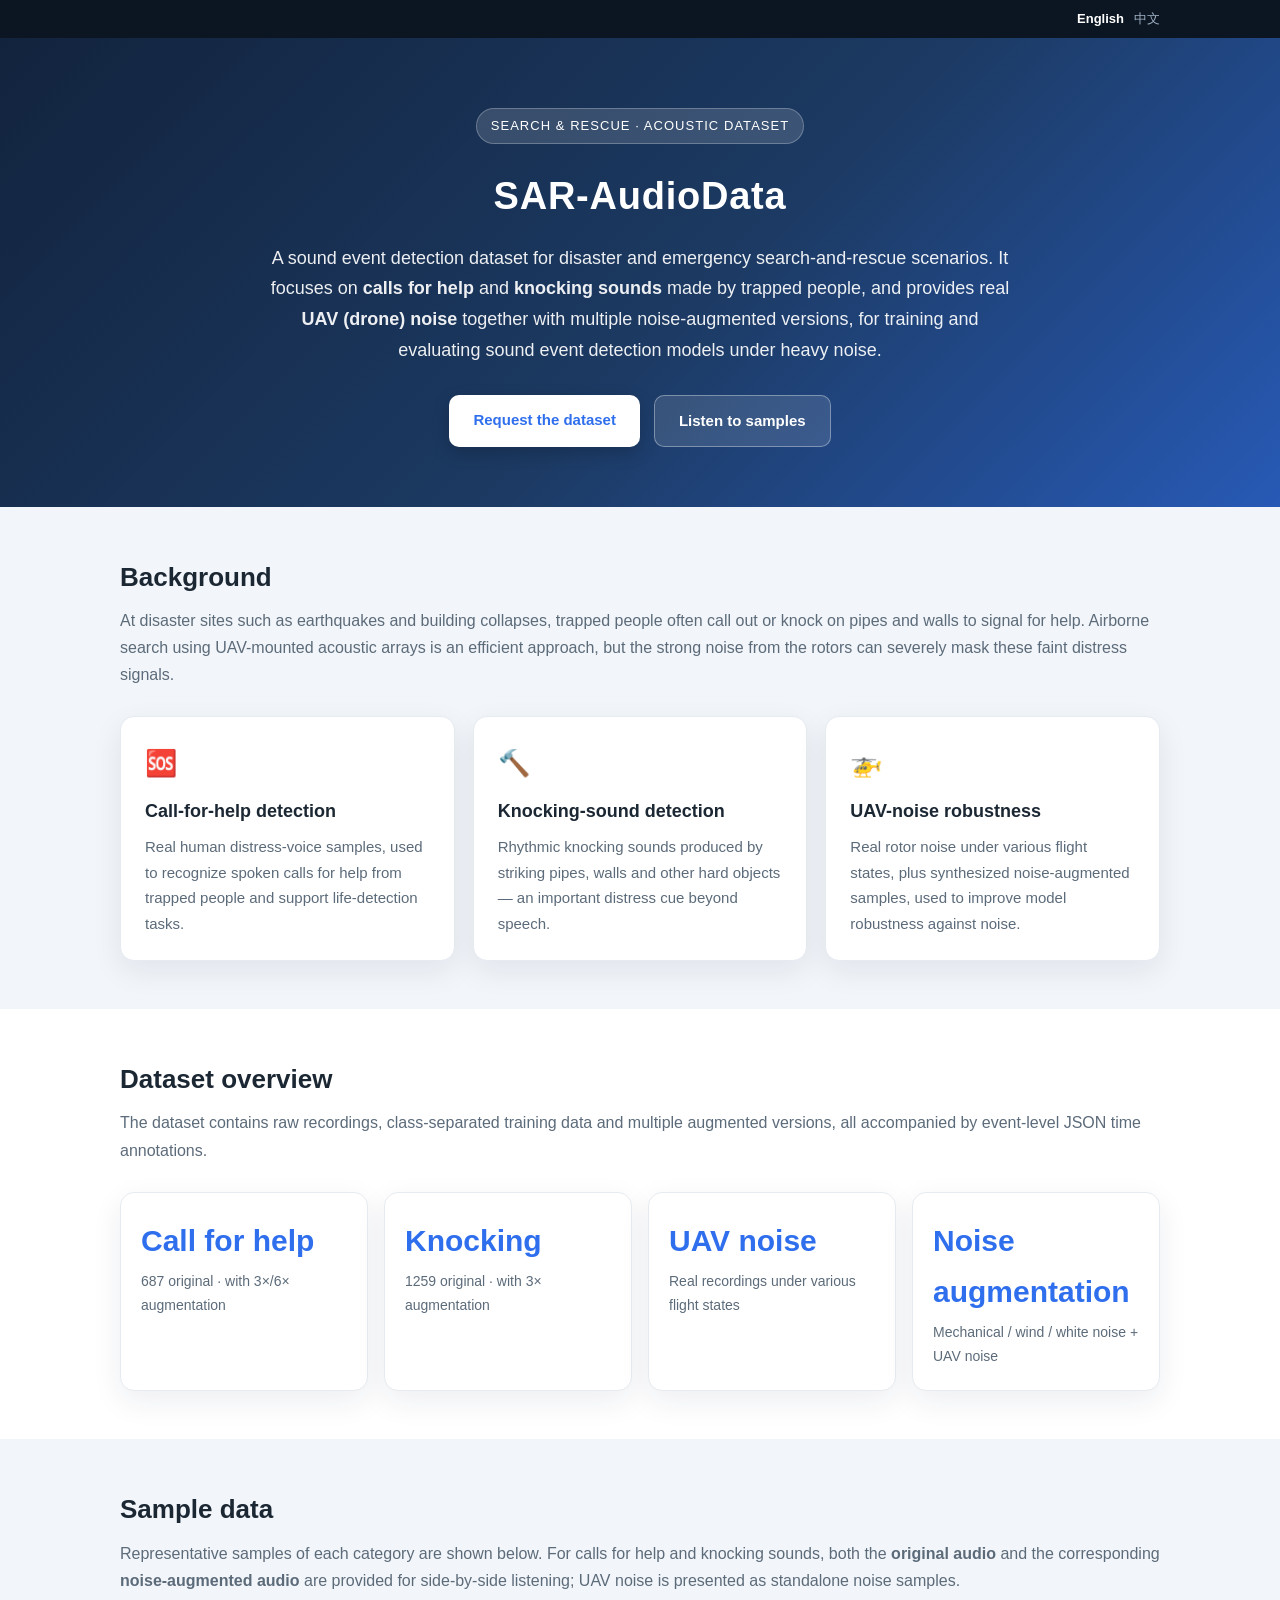
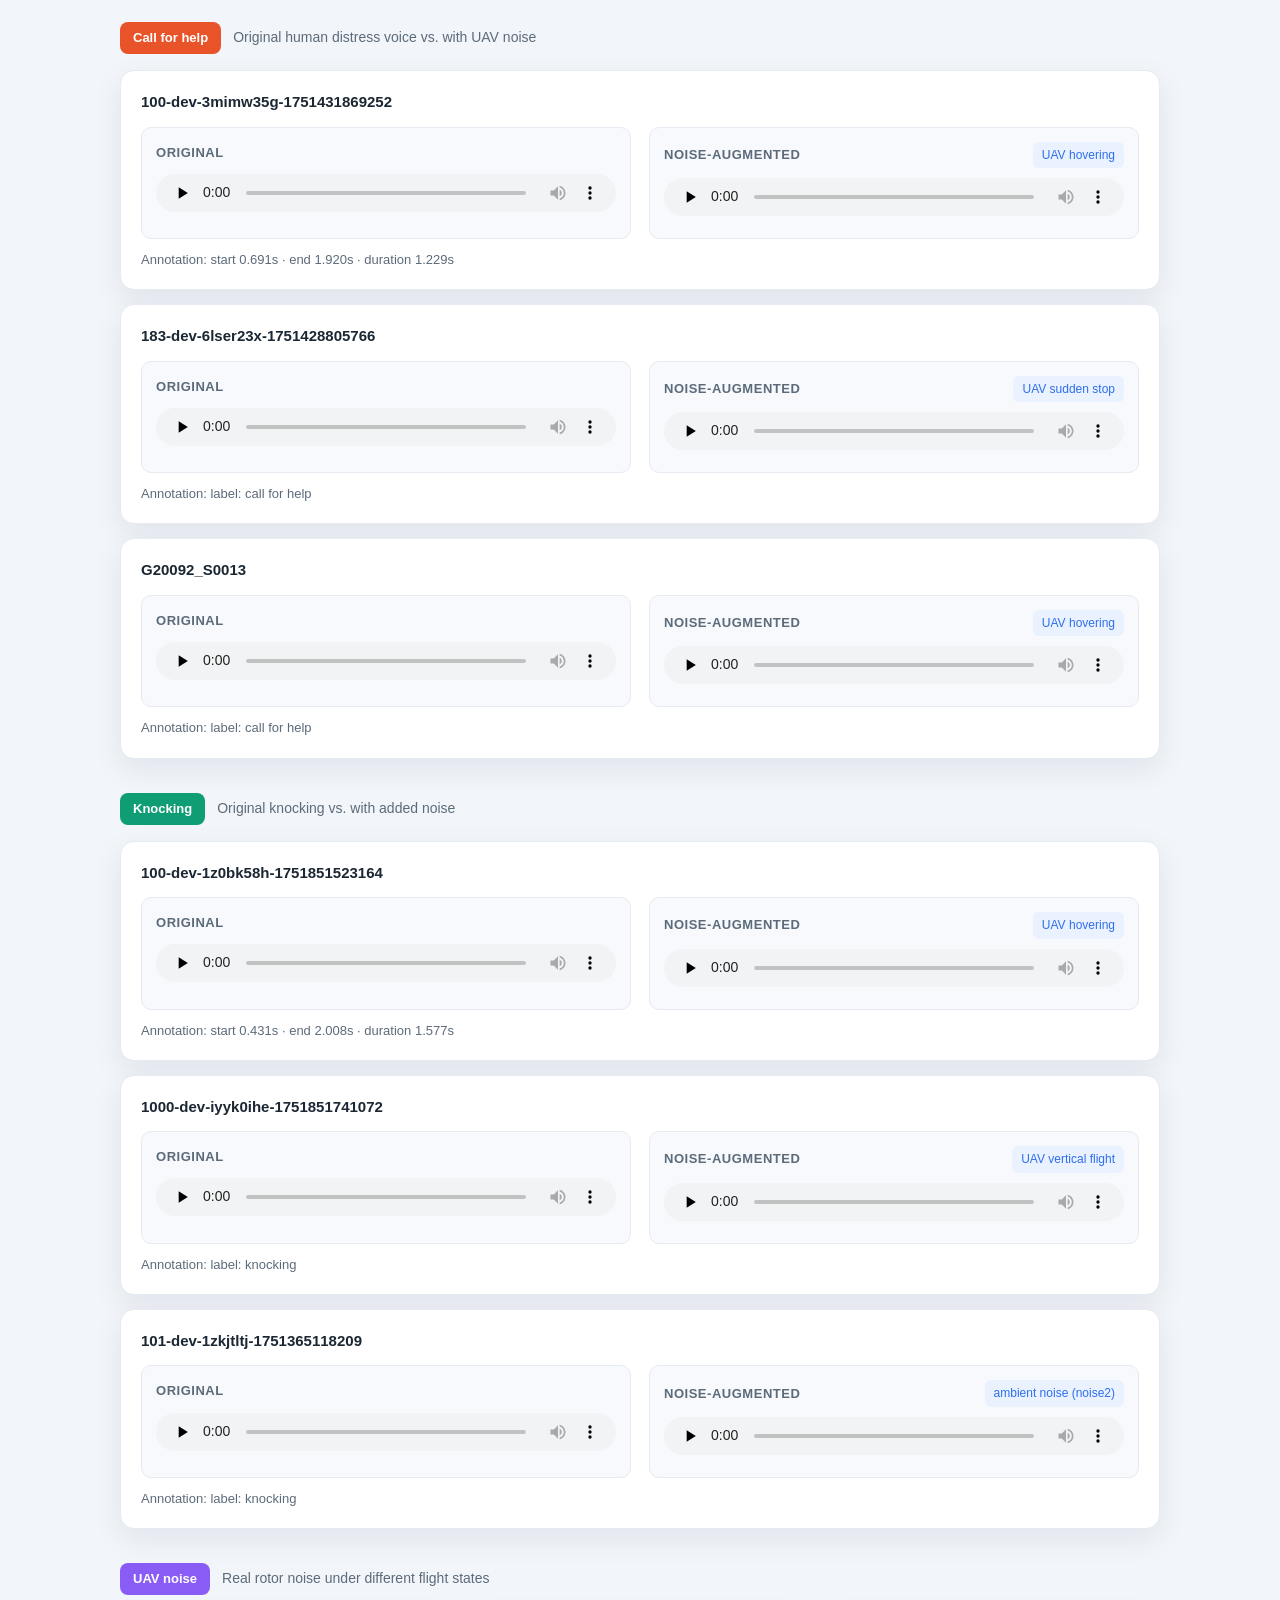
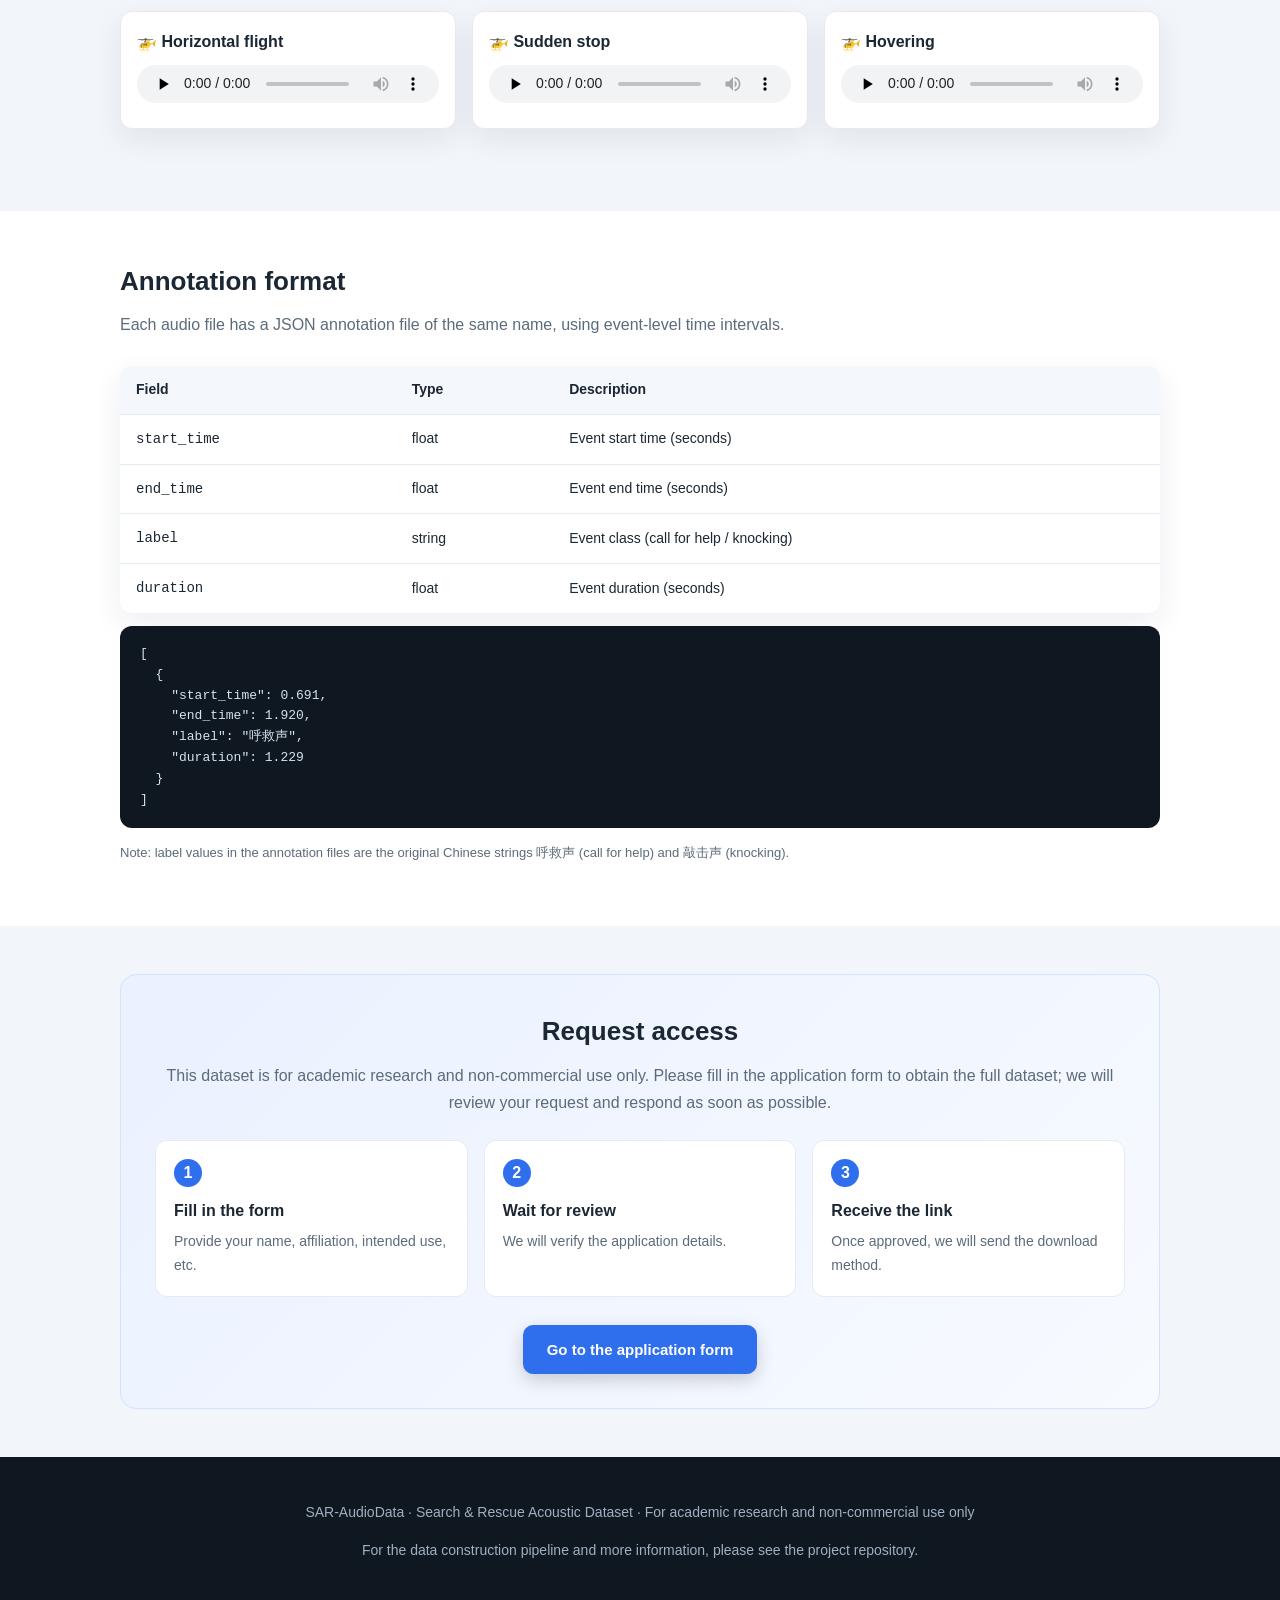
<file: index.html>
<!DOCTYPE html>
<html lang="en">
<head>
<meta charset="UTF-8">
<meta name="viewport" content="width=device-width, initial-scale=1.0">
<title>SAR-AudioData: Search &amp; Rescue Acoustic Dataset</title>
<link rel="stylesheet" href="docs/style.css">
</head>
<body>

<div class="langbar">
  <div class="wrap">
    <a class="active" href="index.html">English</a>
    <a href="docs/index_zh.html">中文</a>
  </div>
</div>

<header class="hero">
  <div class="wrap">
    <span class="badge">SEARCH &amp; RESCUE · ACOUSTIC DATASET</span>
    <h1>SAR-AudioData</h1>
    <p class="sub">A sound event detection dataset for disaster and emergency search-and-rescue scenarios. It focuses on <strong>calls for help</strong> and <strong>knocking sounds</strong> made by trapped people, and provides real <strong>UAV (drone) noise</strong> together with multiple noise-augmented versions, for training and evaluating sound event detection models under heavy noise.</p>
    <div class="hero-actions">
      <a class="btn btn-primary" href="#download">Request the dataset</a>
      <a class="btn btn-ghost" href="#samples">Listen to samples</a>
    </div>
  </div>
</header>

<!-- Background & purpose -->
<section>
  <div class="wrap">
    <h2>Background</h2>
    <p class="lead">At disaster sites such as earthquakes and building collapses, trapped people often call out or knock on pipes and walls to signal for help. Airborne search using UAV-mounted acoustic arrays is an efficient approach, but the strong noise from the rotors can severely mask these faint distress signals.</p>
    <div class="grid">
      <div class="card">
        <div class="ico">🆘</div>
        <h3>Call-for-help detection</h3>
        <p>Real human distress-voice samples, used to recognize spoken calls for help from trapped people and support life-detection tasks.</p>
      </div>
      <div class="card">
        <div class="ico">🔨</div>
        <h3>Knocking-sound detection</h3>
        <p>Rhythmic knocking sounds produced by striking pipes, walls and other hard objects — an important distress cue beyond speech.</p>
      </div>
      <div class="card">
        <div class="ico">🚁</div>
        <h3>UAV-noise robustness</h3>
        <p>Real rotor noise under various flight states, plus synthesized noise-augmented samples, used to improve model robustness against noise.</p>
      </div>
    </div>
  </div>
</section>

<!-- Dataset overview -->
<section class="alt">
  <div class="wrap">
    <h2>Dataset overview</h2>
    <p class="lead">The dataset contains raw recordings, class-separated training data and multiple augmented versions, all accompanied by event-level JSON time annotations.</p>
    <div class="stats">
      <div class="stat"><div class="num">Call for help</div><div class="lbl">687 original · with 3×/6× augmentation</div></div>
      <div class="stat"><div class="num">Knocking</div><div class="lbl">1259 original · with 3× augmentation</div></div>
      <div class="stat"><div class="num">UAV noise</div><div class="lbl">Real recordings under various flight states</div></div>
      <div class="stat"><div class="num">Noise augmentation</div><div class="lbl">Mechanical / wind / white noise + UAV noise</div></div>
    </div>
  </div>
</section>

<!-- Samples -->
<section id="samples">
  <div class="wrap">
    <h2>Sample data</h2>
    <p class="lead">Representative samples of each category are shown below. For calls for help and knocking sounds, both the <strong>original audio</strong> and the corresponding <strong>noise-augmented audio</strong> are provided for side-by-side listening; UAV noise is presented as standalone noise samples.</p>
    <div id="samples-root"></div>
  </div>
</section>

<!-- Annotation format -->
<section class="alt">
  <div class="wrap">
    <h2>Annotation format</h2>
    <p class="lead">Each audio file has a JSON annotation file of the same name, using event-level time intervals.</p>
    <table class="fmt">
      <thead><tr><th>Field</th><th>Type</th><th>Description</th></tr></thead>
      <tbody>
        <tr><td><code>start_time</code></td><td>float</td><td>Event start time (seconds)</td></tr>
        <tr><td><code>end_time</code></td><td>float</td><td>Event end time (seconds)</td></tr>
        <tr><td><code>label</code></td><td>string</td><td>Event class (call for help / knocking)</td></tr>
        <tr><td><code>duration</code></td><td>float</td><td>Event duration (seconds)</td></tr>
      </tbody>
    </table>
    <pre class="code">[
  {
    "start_time": 0.691,
    "end_time": 1.920,
    "label": "呼救声",
    "duration": 1.229
  }
]</pre>
    <p class="note">Note: label values in the annotation files are the original Chinese strings <code>呼救声</code> (call for help) and <code>敲击声</code> (knocking).</p>
  </div>
</section>

<!-- Download request -->
<section id="download">
  <div class="wrap">
    <div class="download-box">
      <h2>Request access</h2>
      <p class="lead" style="margin-bottom:0;">This dataset is for academic research and non-commercial use only. Please fill in the application form to obtain the full dataset; we will review your request and respond as soon as possible.</p>
      <div class="steps">
        <div class="step"><div class="n">1</div><strong>Fill in the form</strong><p style="margin:6px 0 0;color:var(--muted);font-size:14px;">Provide your name, affiliation, intended use, etc.</p></div>
        <div class="step"><div class="n">2</div><strong>Wait for review</strong><p style="margin:6px 0 0;color:var(--muted);font-size:14px;">We will verify the application details.</p></div>
        <div class="step"><div class="n">3</div><strong>Receive the link</strong><p style="margin:6px 0 0;color:var(--muted);font-size:14px;">Once approved, we will send the download method.</p></div>
      </div>
      <a class="btn btn-primary" style="background:var(--accent);color:#fff;" href="https://docs.google.com/forms/d/e/1FAIpQLSc5VrLp1BmhiSrvMD2KyTzKQ0xivBec1mPVJoik5immtQf7vg/viewform?usp=header" target="_blank" rel="noopener">Go to the application form</a>
    </div>
  </div>
</section>

<footer>
  <div class="wrap">
    <p>SAR-AudioData · Search &amp; Rescue Acoustic Dataset · For academic research and non-commercial use only</p>
    <p>For the data construction pipeline and more information, please see the project repository.</p>
  </div>
</footer>

<script>
// Sample configuration: paths are relative to the docs/ directory
const HELP = [
  {
    id: "100-dev-3mimw35g-1751431869252",
    org: "docs/samples/help/org/100-dev-3mimw35g-1751431869252_呼救声_20250702125159.wav",
    noise: "docs/samples/help/addNoise/100-dev-3mimw35g-1751431869252_呼救声_20250702125159_悬停1.wav",
    noiseLabel: "UAV hovering",
    ann: "start 0.691s · end 1.920s · duration 1.229s"
  },
  {
    id: "183-dev-6lser23x-1751428805766",
    org: "docs/samples/help/org/183-dev-6lser23x-1751428805766_呼救声_20250702120027.wav",
    noise: "docs/samples/help/addNoise/183-dev-6lser23x-1751428805766_呼救声_20250702120027_急停1.wav",
    noiseLabel: "UAV sudden stop",
    ann: "label: call for help"
  },
  {
    id: "G20092_S0013",
    org: "docs/samples/help/org/G20092_S0013.wav",
    noise: "docs/samples/help/addNoise/G20092_S0013_with_悬停1.wav",
    noiseLabel: "UAV hovering",
    ann: "label: call for help"
  }
];

const KNOCK = [
  {
    id: "100-dev-1z0bk58h-1751851523164",
    org: "docs/samples/knock/org/100-dev-1z0bk58h-1751851523164_敲击声_20250709034257.wav",
    noise: "docs/samples/knock/addNoise/100-dev-1z0bk58h-1751851523164_敲击声_20250709034257_悬停3.wav",
    noiseLabel: "UAV hovering",
    ann: "start 0.431s · end 2.008s · duration 1.577s"
  },
  {
    id: "1000-dev-iyyk0ihe-1751851741072",
    org: "docs/samples/knock/org/1000-dev-iyyk0ihe-1751851741072_敲击声_20250709034256.wav",
    noise: "docs/samples/knock/addNoise/1000-dev-iyyk0ihe-1751851741072_敲击声_20250709034256_上下直飞.wav",
    noiseLabel: "UAV vertical flight",
    ann: "label: knocking"
  },
  {
    id: "101-dev-1zkjtltj-1751365118209",
    org: "docs/samples/knock/org/101-dev-1zkjtltj-1751365118209_敲击声_20250701181957.wav",
    noise: "docs/samples/knock/addNoise/101-dev-1zkjtltj-1751365118209_敲击声_20250701181957_noise2_mono.wav",
    noiseLabel: "ambient noise (noise2)",
    ann: "label: knocking"
  }
];

const UAV = [
  { name: "Horizontal flight", src: "docs/samples/uav/左右直飞1.wav" },
  { name: "Sudden stop",       src: "docs/samples/uav/急停1.wav" },
  { name: "Hovering",          src: "docs/samples/uav/悬停1.wav" }
];

function audioEl(src){
  return '<audio controls preload="none" src="' + encodeURI(src) + '"></audio>';
}

function pairCards(list){
  return list.map(function(s){
    return '' +
    '<div class="sample-card">' +
      '<div class="name">' + s.id + '</div>' +
      '<div class="pair">' +
        '<div class="track">' +
          '<div class="thead"><span class="ttitle">Original</span></div>' +
          audioEl(s.org) +
        '</div>' +
        '<div class="track">' +
          '<div class="thead"><span class="ttitle">Noise-augmented</span><span class="noise-chip">' + s.noiseLabel + '</span></div>' +
          audioEl(s.noise) +
        '</div>' +
      '</div>' +
      '<div class="ann">Annotation: ' + s.ann + '</div>' +
    '</div>';
  }).join('');
}

function uavCards(list){
  return '<div class="uav-grid">' + list.map(function(u){
    return '<div class="uav-item"><div class="name">🚁 ' + u.name + '</div>' + audioEl(u.src) + '</div>';
  }).join('') + '</div>';
}

document.getElementById('samples-root').innerHTML = '' +
  '<div class="sample-group">' +
    '<div class="sample-group-head"><span class="tag help">Call for help</span><span class="desc">Original human distress voice vs. with UAV noise</span></div>' +
    pairCards(HELP) +
  '</div>' +
  '<div class="sample-group">' +
    '<div class="sample-group-head"><span class="tag knock">Knocking</span><span class="desc">Original knocking vs. with added noise</span></div>' +
    pairCards(KNOCK) +
  '</div>' +
  '<div class="sample-group">' +
    '<div class="sample-group-head"><span class="tag uav">UAV noise</span><span class="desc">Real rotor noise under different flight states</span></div>' +
    uavCards(UAV) +
  '</div>';
</script>

</body>
</html>
</file>
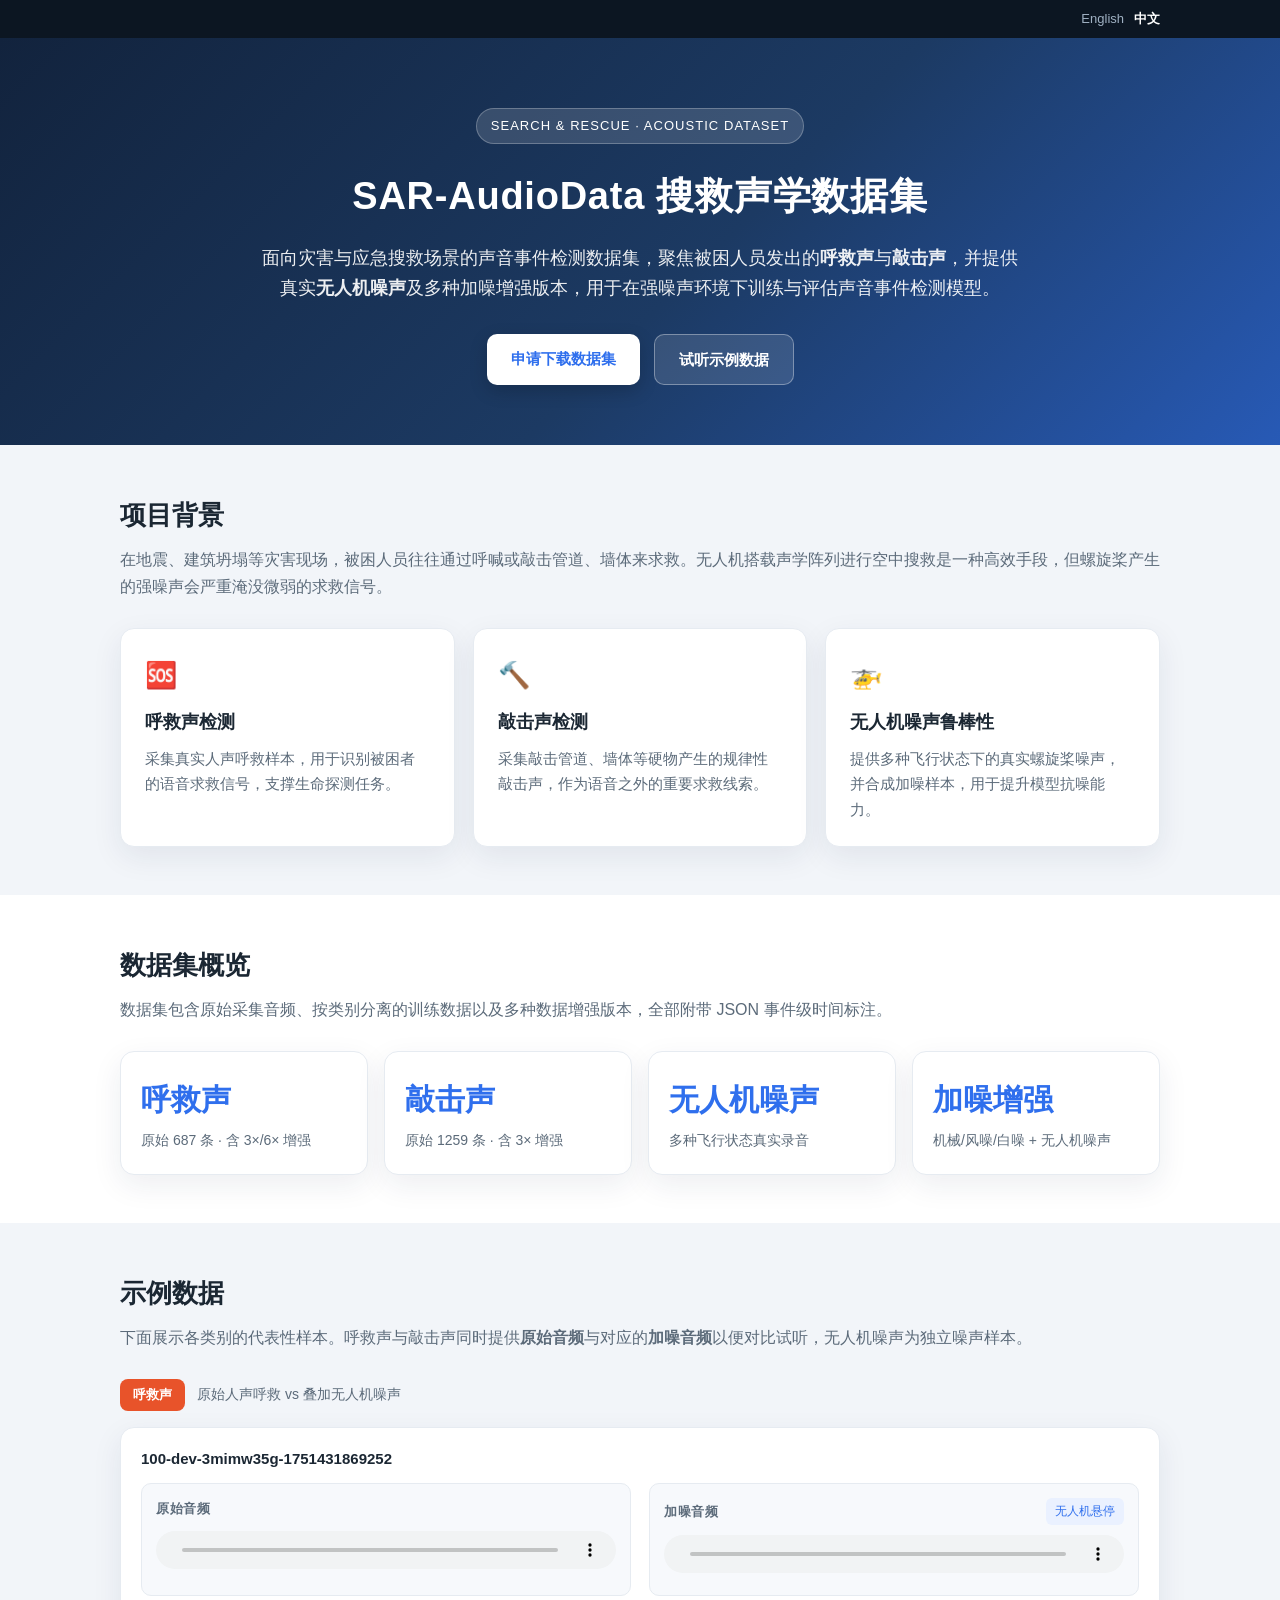
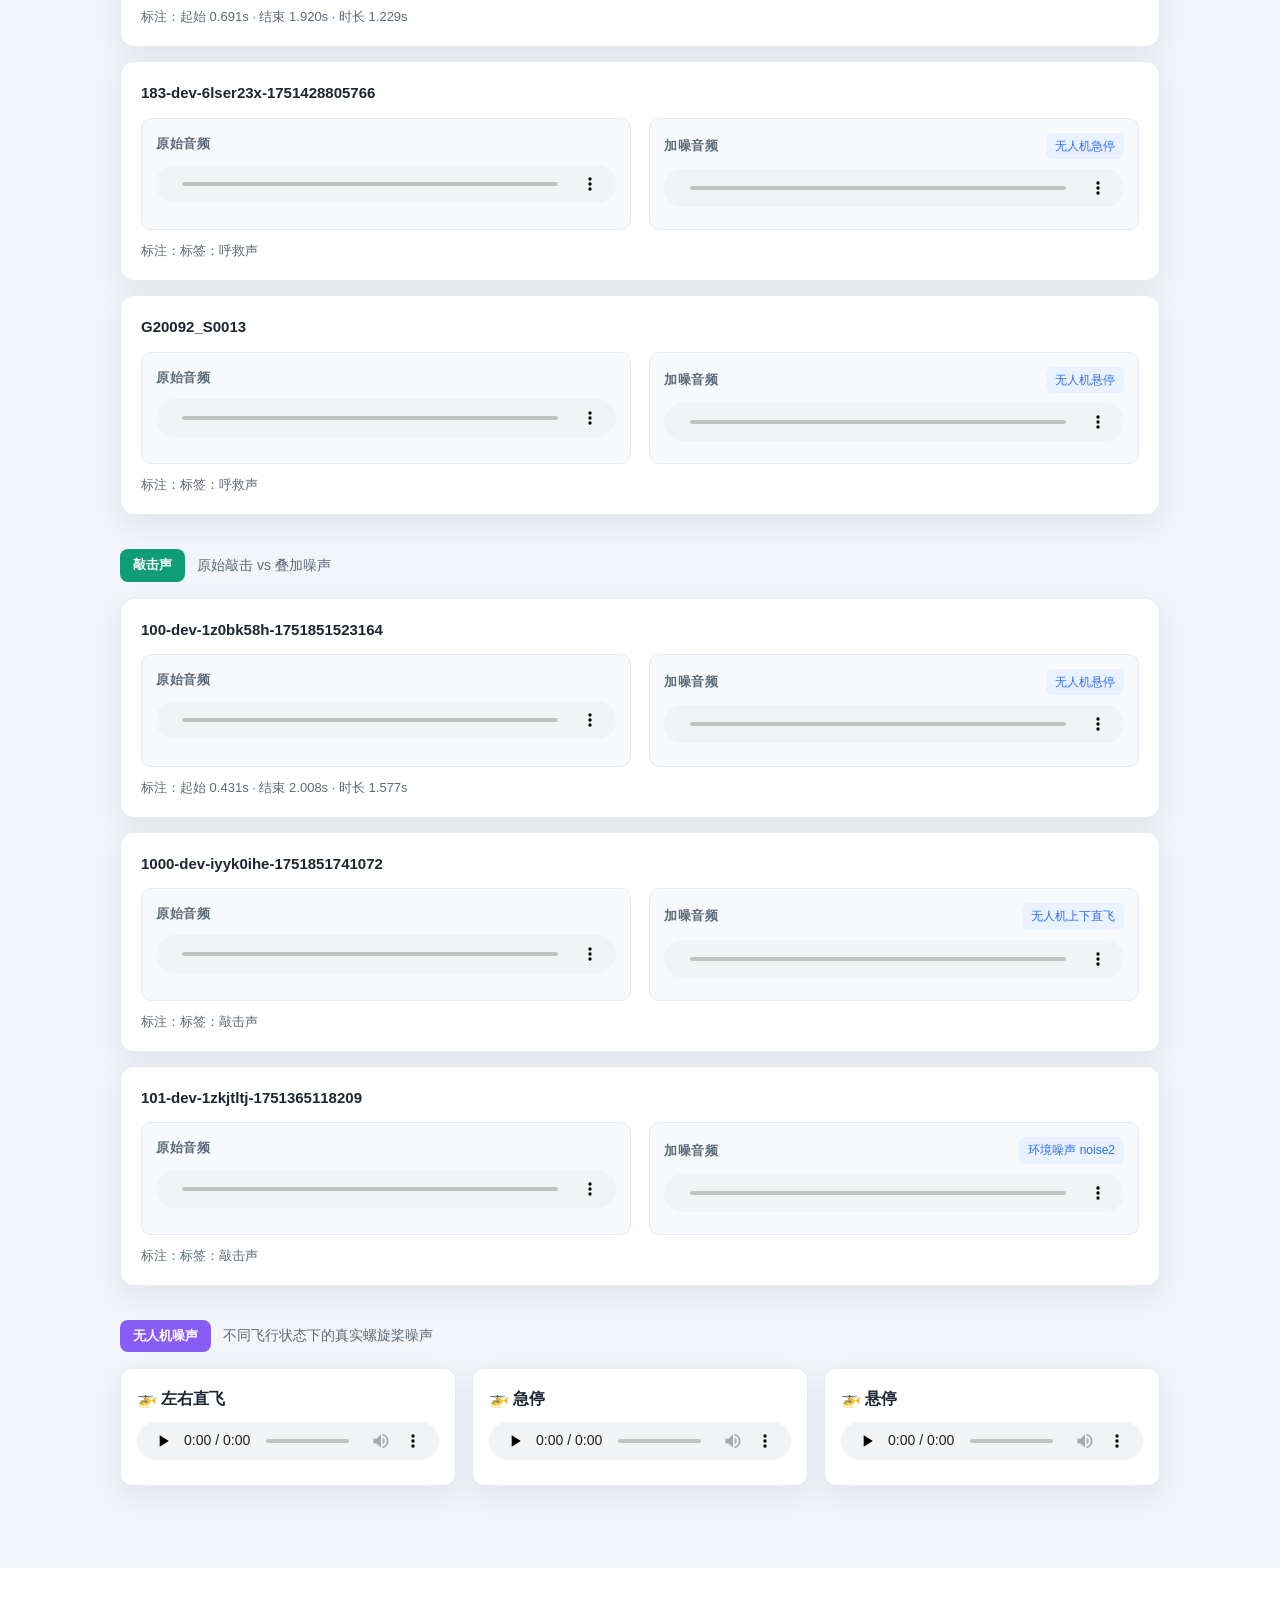
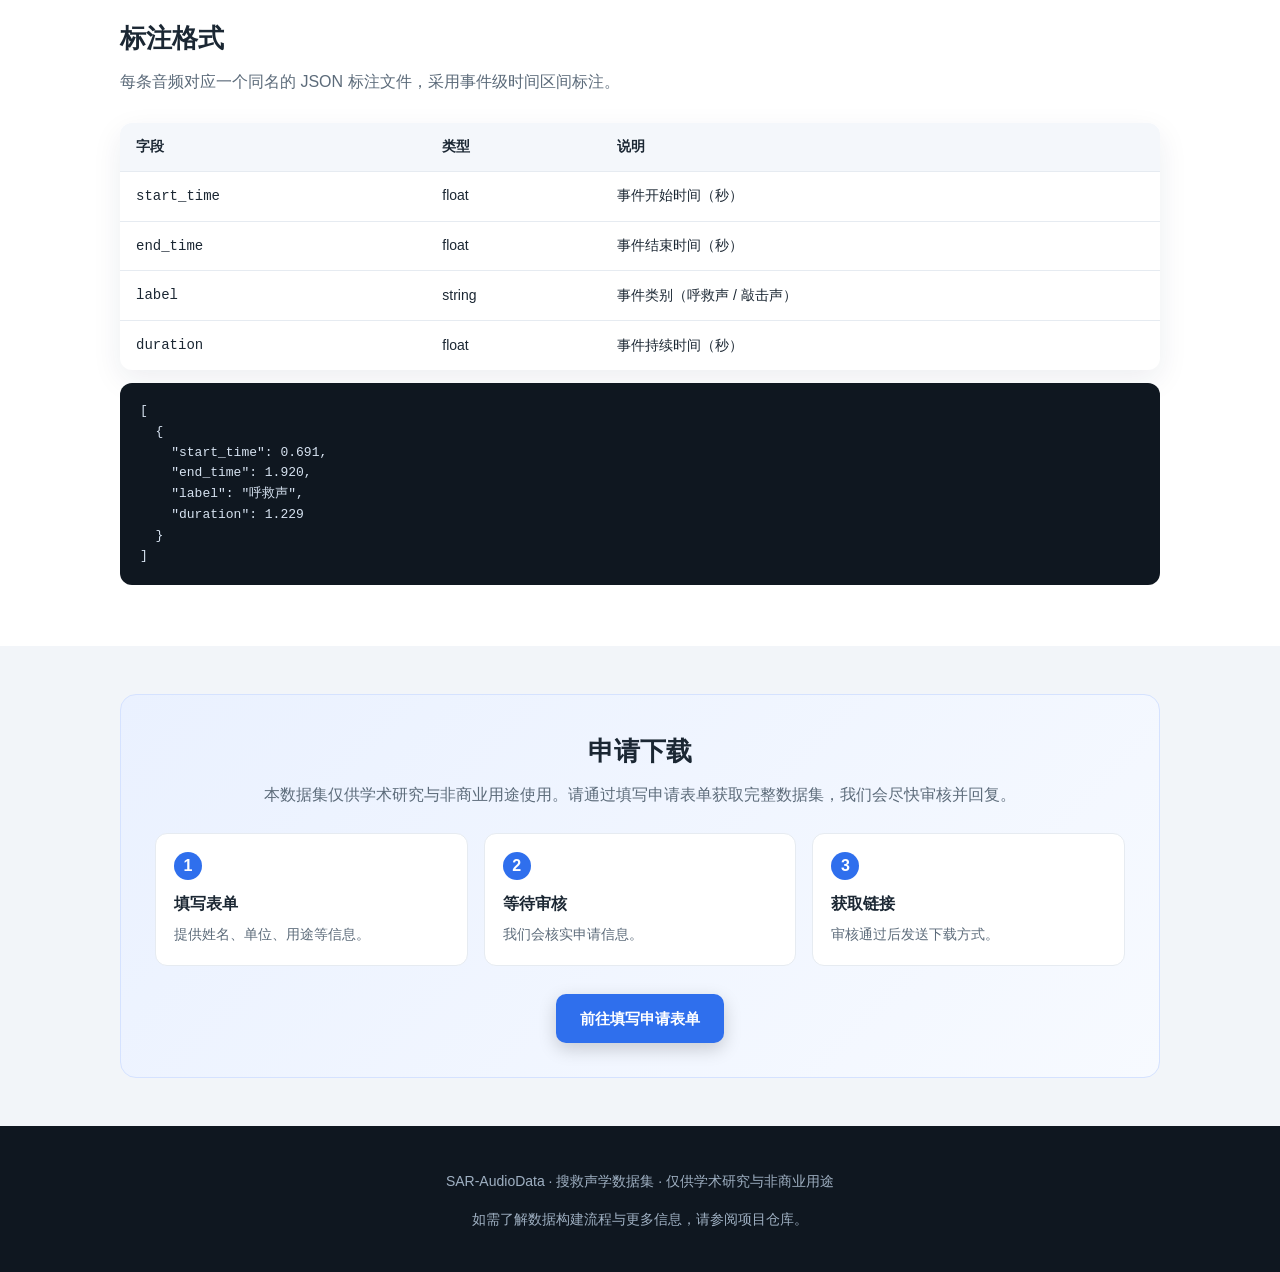
<file: docs/index_zh.html>
<!DOCTYPE html>
<html lang="zh-CN">
<head>
<meta charset="UTF-8">
<meta name="viewport" content="width=device-width, initial-scale=1.0">
<title>SAR-AudioData：搜救声学数据集</title>
<link rel="stylesheet" href="style.css">
</head>
<body>

<div class="langbar">
  <div class="wrap">
    <a href="../index.html">English</a>
    <a class="active" href="index_zh.html">中文</a>
  </div>
</div>

<header class="hero">
  <div class="wrap">
    <span class="badge">SEARCH &amp; RESCUE · ACOUSTIC DATASET</span>
    <h1>SAR-AudioData 搜救声学数据集</h1>
    <p class="sub">面向灾害与应急搜救场景的声音事件检测数据集，聚焦被困人员发出的<strong>呼救声</strong>与<strong>敲击声</strong>，并提供真实<strong>无人机噪声</strong>及多种加噪增强版本，用于在强噪声环境下训练与评估声音事件检测模型。</p>
    <div class="hero-actions">
      <a class="btn btn-primary" href="#download">申请下载数据集</a>
      <a class="btn btn-ghost" href="#samples">试听示例数据</a>
    </div>
  </div>
</header>

<!-- 背景与用途 -->
<section>
  <div class="wrap">
    <h2>项目背景</h2>
    <p class="lead">在地震、建筑坍塌等灾害现场，被困人员往往通过呼喊或敲击管道、墙体来求救。无人机搭载声学阵列进行空中搜救是一种高效手段，但螺旋桨产生的强噪声会严重淹没微弱的求救信号。</p>
    <div class="grid">
      <div class="card">
        <div class="ico">🆘</div>
        <h3>呼救声检测</h3>
        <p>采集真实人声呼救样本，用于识别被困者的语音求救信号，支撑生命探测任务。</p>
      </div>
      <div class="card">
        <div class="ico">🔨</div>
        <h3>敲击声检测</h3>
        <p>采集敲击管道、墙体等硬物产生的规律性敲击声，作为语音之外的重要求救线索。</p>
      </div>
      <div class="card">
        <div class="ico">🚁</div>
        <h3>无人机噪声鲁棒性</h3>
        <p>提供多种飞行状态下的真实螺旋桨噪声，并合成加噪样本，用于提升模型抗噪能力。</p>
      </div>
    </div>
  </div>
</section>

<!-- 数据概览 -->
<section class="alt">
  <div class="wrap">
    <h2>数据集概览</h2>
    <p class="lead">数据集包含原始采集音频、按类别分离的训练数据以及多种数据增强版本，全部附带 JSON 事件级时间标注。</p>
    <div class="stats">
      <div class="stat"><div class="num">呼救声</div><div class="lbl">原始 687 条 · 含 3×/6× 增强</div></div>
      <div class="stat"><div class="num">敲击声</div><div class="lbl">原始 1259 条 · 含 3× 增强</div></div>
      <div class="stat"><div class="num">无人机噪声</div><div class="lbl">多种飞行状态真实录音</div></div>
      <div class="stat"><div class="num">加噪增强</div><div class="lbl">机械/风噪/白噪 + 无人机噪声</div></div>
    </div>
  </div>
</section>

<!-- 示例数据 -->
<section id="samples">
  <div class="wrap">
    <h2>示例数据</h2>
    <p class="lead">下面展示各类别的代表性样本。呼救声与敲击声同时提供<strong>原始音频</strong>与对应的<strong>加噪音频</strong>以便对比试听，无人机噪声为独立噪声样本。</p>
    <div id="samples-root"></div>
  </div>
</section>

<!-- 标注格式 -->
<section class="alt">
  <div class="wrap">
    <h2>标注格式</h2>
    <p class="lead">每条音频对应一个同名的 JSON 标注文件，采用事件级时间区间标注。</p>
    <table class="fmt">
      <thead><tr><th>字段</th><th>类型</th><th>说明</th></tr></thead>
      <tbody>
        <tr><td><code>start_time</code></td><td>float</td><td>事件开始时间（秒）</td></tr>
        <tr><td><code>end_time</code></td><td>float</td><td>事件结束时间（秒）</td></tr>
        <tr><td><code>label</code></td><td>string</td><td>事件类别（呼救声 / 敲击声）</td></tr>
        <tr><td><code>duration</code></td><td>float</td><td>事件持续时间（秒）</td></tr>
      </tbody>
    </table>
    <pre class="code">[
  {
    "start_time": 0.691,
    "end_time": 1.920,
    "label": "呼救声",
    "duration": 1.229
  }
]</pre>
  </div>
</section>

<!-- 下载申请 -->
<section id="download">
  <div class="wrap">
    <div class="download-box">
      <h2>申请下载</h2>
      <p class="lead" style="margin-bottom:0;">本数据集仅供学术研究与非商业用途使用。请通过填写申请表单获取完整数据集，我们会尽快审核并回复。</p>
      <div class="steps">
        <div class="step"><div class="n">1</div><strong>填写表单</strong><p style="margin:6px 0 0;color:var(--muted);font-size:14px;">提供姓名、单位、用途等信息。</p></div>
        <div class="step"><div class="n">2</div><strong>等待审核</strong><p style="margin:6px 0 0;color:var(--muted);font-size:14px;">我们会核实申请信息。</p></div>
        <div class="step"><div class="n">3</div><strong>获取链接</strong><p style="margin:6px 0 0;color:var(--muted);font-size:14px;">审核通过后发送下载方式。</p></div>
      </div>
      <a class="btn btn-primary" style="background:var(--accent);color:#fff;" href="https://docs.google.com/forms/d/e/1FAIpQLSc5VrLp1BmhiSrvMD2KyTzKQ0xivBec1mPVJoik5immtQf7vg/viewform?usp=header" target="_blank" rel="noopener">前往填写申请表单</a>
    </div>
  </div>
</section>

<footer>
  <div class="wrap">
    <p>SAR-AudioData · 搜救声学数据集 · 仅供学术研究与非商业用途</p>
    <p>如需了解数据构建流程与更多信息，请参阅项目仓库。</p>
  </div>
</footer>

<script>
// 样本数据配置：路径相对于 docs/ 目录
const HELP = [
  {
    id: "100-dev-3mimw35g-1751431869252",
    org: "samples/help/org/100-dev-3mimw35g-1751431869252_呼救声_20250702125159.wav",
    noise: "samples/help/addNoise/100-dev-3mimw35g-1751431869252_呼救声_20250702125159_悬停1.wav",
    noiseLabel: "无人机悬停",
    ann: "起始 0.691s · 结束 1.920s · 时长 1.229s"
  },
  {
    id: "183-dev-6lser23x-1751428805766",
    org: "samples/help/org/183-dev-6lser23x-1751428805766_呼救声_20250702120027.wav",
    noise: "samples/help/addNoise/183-dev-6lser23x-1751428805766_呼救声_20250702120027_急停1.wav",
    noiseLabel: "无人机急停",
    ann: "标签：呼救声"
  },
  {
    id: "G20092_S0013",
    org: "samples/help/org/G20092_S0013.wav",
    noise: "samples/help/addNoise/G20092_S0013_with_悬停1.wav",
    noiseLabel: "无人机悬停",
    ann: "标签：呼救声"
  }
];

const KNOCK = [
  {
    id: "100-dev-1z0bk58h-1751851523164",
    org: "samples/knock/org/100-dev-1z0bk58h-1751851523164_敲击声_20250709034257.wav",
    noise: "samples/knock/addNoise/100-dev-1z0bk58h-1751851523164_敲击声_20250709034257_悬停3.wav",
    noiseLabel: "无人机悬停",
    ann: "起始 0.431s · 结束 2.008s · 时长 1.577s"
  },
  {
    id: "1000-dev-iyyk0ihe-1751851741072",
    org: "samples/knock/org/1000-dev-iyyk0ihe-1751851741072_敲击声_20250709034256.wav",
    noise: "samples/knock/addNoise/1000-dev-iyyk0ihe-1751851741072_敲击声_20250709034256_上下直飞.wav",
    noiseLabel: "无人机上下直飞",
    ann: "标签：敲击声"
  },
  {
    id: "101-dev-1zkjtltj-1751365118209",
    org: "samples/knock/org/101-dev-1zkjtltj-1751365118209_敲击声_20250701181957.wav",
    noise: "samples/knock/addNoise/101-dev-1zkjtltj-1751365118209_敲击声_20250701181957_noise2_mono.wav",
    noiseLabel: "环境噪声 noise2",
    ann: "标签：敲击声"
  }
];

const UAV = [
  { name: "左右直飞", src: "samples/uav/左右直飞1.wav" },
  { name: "急停",     src: "samples/uav/急停1.wav" },
  { name: "悬停",     src: "samples/uav/悬停1.wav" }
];

function audioEl(src){
  return '<audio controls preload="none" src="' + encodeURI(src) + '"></audio>';
}

function pairCards(list){
  return list.map(function(s){
    return '' +
    '<div class="sample-card">' +
      '<div class="name">' + s.id + '</div>' +
      '<div class="pair">' +
        '<div class="track">' +
          '<div class="thead"><span class="ttitle">原始音频</span></div>' +
          audioEl(s.org) +
        '</div>' +
        '<div class="track">' +
          '<div class="thead"><span class="ttitle">加噪音频</span><span class="noise-chip">' + s.noiseLabel + '</span></div>' +
          audioEl(s.noise) +
        '</div>' +
      '</div>' +
      '<div class="ann">标注：' + s.ann + '</div>' +
    '</div>';
  }).join('');
}

function uavCards(list){
  return '<div class="uav-grid">' + list.map(function(u){
    return '<div class="uav-item"><div class="name">🚁 ' + u.name + '</div>' + audioEl(u.src) + '</div>';
  }).join('') + '</div>';
}

document.getElementById('samples-root').innerHTML = '' +
  '<div class="sample-group">' +
    '<div class="sample-group-head"><span class="tag help">呼救声</span><span class="desc">原始人声呼救 vs 叠加无人机噪声</span></div>' +
    pairCards(HELP) +
  '</div>' +
  '<div class="sample-group">' +
    '<div class="sample-group-head"><span class="tag knock">敲击声</span><span class="desc">原始敲击 vs 叠加噪声</span></div>' +
    pairCards(KNOCK) +
  '</div>' +
  '<div class="sample-group">' +
    '<div class="sample-group-head"><span class="tag uav">无人机噪声</span><span class="desc">不同飞行状态下的真实螺旋桨噪声</span></div>' +
    uavCards(UAV) +
  '</div>';
</script>

</body>
</html>
</file>
<file: docs/style.css>
:root{
  --bg:#0f1720;
  --panel:#ffffff;
  --ink:#1b2733;
  --muted:#5c6b7a;
  --accent:#2f6fed;
  --accent-soft:#eaf1ff;
  --help:#e8532a;
  --knock:#0f9d76;
  --uav:#8a5cf6;
  --line:#e6ebf1;
  --shadow:0 10px 30px rgba(20,40,80,.08);
}
*{box-sizing:border-box;}
html,body{margin:0;padding:0;}
body{
  font-family:-apple-system,BlinkMacSystemFont,"Segoe UI","PingFang SC","Hiragino Sans GB","Microsoft YaHei",sans-serif;
  color:var(--ink);
  background:#f2f5f9;
  line-height:1.7;
}
a{color:var(--accent);text-decoration:none;}
a:hover{text-decoration:underline;}
.wrap{max-width:1080px;margin:0 auto;padding:0 20px;}

/* Lang switch */
.langbar{background:#0c1622;color:#9fb0c2;font-size:13px;}
.langbar .wrap{display:flex;justify-content:flex-end;gap:10px;padding:8px 20px;}
.langbar a{color:#9fb0c2;}
.langbar a.active{color:#fff;font-weight:600;}

/* Hero */
header.hero{
  background:linear-gradient(135deg,#12233d 0%,#1c3a63 55%,#2f6fed 130%);
  color:#fff;padding:70px 0 60px;
}
header.hero .wrap{text-align:center;}
.badge{
  display:inline-block;font-size:13px;letter-spacing:.08em;
  background:rgba(255,255,255,.14);border:1px solid rgba(255,255,255,.25);
  padding:6px 14px;border-radius:999px;margin-bottom:20px;
}
header.hero h1{font-size:38px;margin:0 0 14px;font-weight:700;letter-spacing:.02em;}
header.hero p.sub{font-size:18px;opacity:.92;margin:0 auto;max-width:760px;}
.hero-actions{margin-top:30px;display:flex;gap:14px;justify-content:center;flex-wrap:wrap;}
.btn{
  display:inline-block;padding:12px 24px;border-radius:10px;font-weight:600;font-size:15px;
  transition:transform .12s ease,box-shadow .12s ease;
}
.btn-primary{background:#fff;color:var(--accent);box-shadow:0 6px 18px rgba(0,0,0,.18);}
.btn-primary:hover{transform:translateY(-2px);text-decoration:none;}
.btn-ghost{background:rgba(255,255,255,.12);color:#fff;border:1px solid rgba(255,255,255,.35);}
.btn-ghost:hover{background:rgba(255,255,255,.2);text-decoration:none;}

/* Sections */
section{padding:48px 0;}
section.alt{background:#fff;}
h2{font-size:26px;margin:0 0 8px;}
.lead{color:var(--muted);margin:0 0 28px;font-size:16px;}

/* Stat cards */
.stats{display:grid;grid-template-columns:repeat(auto-fit,minmax(160px,1fr));gap:16px;}
.stat{
  background:var(--panel);border:1px solid var(--line);border-radius:14px;
  padding:22px 20px;box-shadow:var(--shadow);
}
.stat .num{font-size:30px;font-weight:700;color:var(--accent);}
.stat .lbl{color:var(--muted);font-size:14px;margin-top:4px;}

/* Feature grid */
.grid{display:grid;grid-template-columns:repeat(auto-fit,minmax(260px,1fr));gap:18px;}
.card{
  background:var(--panel);border:1px solid var(--line);border-radius:14px;
  padding:24px;box-shadow:var(--shadow);
}
.card h3{margin:0 0 8px;font-size:18px;}
.card p{margin:0;color:var(--muted);font-size:15px;}
.card .ico{font-size:26px;margin-bottom:10px;}

/* Sample blocks */
.sample-group{margin-bottom:34px;}
.sample-group-head{display:flex;align-items:center;gap:12px;margin-bottom:16px;}
.tag{
  display:inline-block;color:#fff;font-size:13px;font-weight:600;
  padding:5px 13px;border-radius:8px;
}
.tag.help{background:var(--help);}
.tag.knock{background:var(--knock);}
.tag.uav{background:var(--uav);}
.sample-group-head .desc{color:var(--muted);font-size:14px;}

.sample-card{
  background:var(--panel);border:1px solid var(--line);border-radius:14px;
  padding:18px 20px;box-shadow:var(--shadow);margin-bottom:14px;
}
.sample-card .name{font-weight:600;font-size:15px;word-break:break-all;margin-bottom:12px;}
.pair{display:grid;grid-template-columns:1fr 1fr;gap:18px;}
@media(max-width:640px){.pair{grid-template-columns:1fr;}}
.track{background:#f7f9fc;border:1px solid var(--line);border-radius:10px;padding:14px;}
.track .thead{display:flex;justify-content:space-between;align-items:center;margin-bottom:10px;}
.track .ttitle{font-size:13px;font-weight:600;color:var(--muted);text-transform:uppercase;letter-spacing:.04em;}
.noise-chip{font-size:12px;background:var(--accent-soft);color:var(--accent);padding:3px 9px;border-radius:6px;}
audio{width:100%;height:38px;}
.ann{margin-top:10px;font-size:13px;color:var(--muted);}
.ann code{background:#eef2f7;padding:2px 6px;border-radius:5px;font-size:12px;color:#334;}

.uav-grid{display:grid;grid-template-columns:repeat(auto-fit,minmax(220px,1fr));gap:16px;}
.uav-item{background:var(--panel);border:1px solid var(--line);border-radius:12px;padding:16px;box-shadow:var(--shadow);}
.uav-item .name{font-weight:600;margin-bottom:10px;}

/* Format table */
table.fmt{width:100%;border-collapse:collapse;background:#fff;border-radius:12px;overflow:hidden;box-shadow:var(--shadow);}
table.fmt th,table.fmt td{padding:12px 16px;text-align:left;border-bottom:1px solid var(--line);font-size:14px;}
table.fmt th{background:#f4f7fb;color:var(--ink);font-weight:600;}
table.fmt tr:last-child td{border-bottom:none;}
pre.code{background:#0f1720;color:#d6e2f0;padding:18px 20px;border-radius:12px;overflow:auto;font-size:13px;line-height:1.6;}

/* Download */
.download-box{
  background:linear-gradient(135deg,#eaf1ff,#f7faff);
  border:1px solid #d5e2ff;border-radius:16px;padding:34px;text-align:center;
}
.download-box h2{margin-top:0;}
.steps{display:grid;grid-template-columns:repeat(auto-fit,minmax(200px,1fr));gap:16px;margin:24px 0 28px;text-align:left;}
.step{background:#fff;border:1px solid var(--line);border-radius:12px;padding:18px;}
.step .n{width:28px;height:28px;border-radius:50%;background:var(--accent);color:#fff;display:flex;align-items:center;justify-content:center;font-weight:700;margin-bottom:10px;}

footer{background:#0f1720;color:#9fb0c2;padding:30px 0;font-size:14px;text-align:center;}
footer a{color:#cdd8e6;}
.note{font-size:13px;color:var(--muted);margin-top:14px;}
</file>
